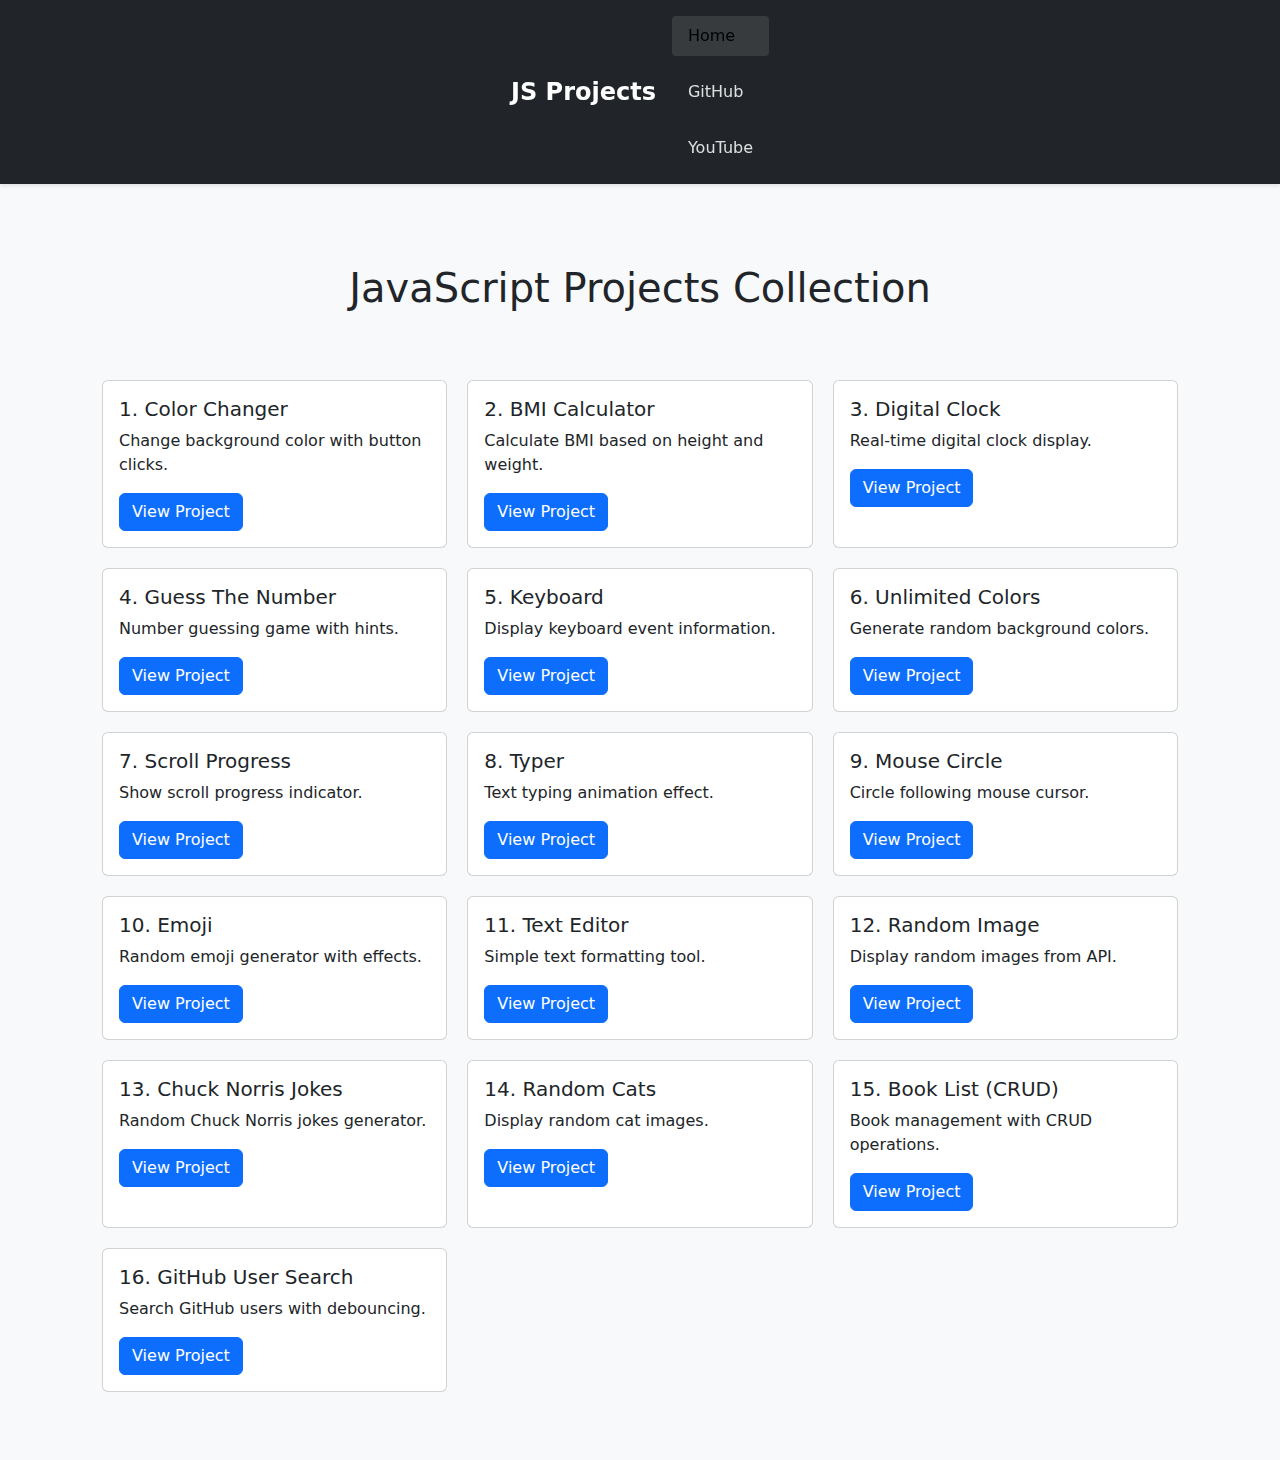
<file: index.html>
<!DOCTYPE html>
<html lang="en">
<head>
    <meta charset="UTF-8">
    <meta name="viewport" content="width=device-width, initial-scale=1.0">
    <title>JavaScript Projects</title>
    <!-- Bootstrap CSS -->
    <link href="https://cdn.jsdelivr.net/npm/bootstrap@5.3.2/dist/css/bootstrap.min.css" rel="stylesheet">
    <!-- Shared Navbar CSS -->
    <link rel="stylesheet" href="shared/navbar.css">
    <style>
        .project-card {
            transition: transform 0.2s;
        }
        .project-card:hover {
            transform: translateY(-5px);
        }
        .projects-grid {
            display: grid;
            grid-template-columns: repeat(auto-fill, minmax(300px, 1fr));
            gap: 20px;
            padding: 20px;
        }
        /* Add margin-top to container to account for fixed navbar */
        .container {
            margin-top: 2rem;
        }
    </style>
</head>
<body class="bg-light">
    <!-- Main Content -->
    <div class="container py-5">
        <h1 class="text-center mb-5">JavaScript Projects Collection</h1>
        <div class="projects-grid">
            <!-- Color Changer -->
            <div class="card project-card">
                <div class="card-body">
                    <h5 class="card-title">1. Color Changer</h5>
                    <p class="card-text">Change background color with button clicks.</p>
                    <a href="./1-colorChanger/index.html" class="btn btn-primary">View Project</a>
                </div>
            </div>

            <!-- BMI Calculator -->
            <div class="card project-card">
                <div class="card-body">
                    <h5 class="card-title">2. BMI Calculator</h5>
                    <p class="card-text">Calculate BMI based on height and weight.</p>
                    <a href="./2-BMICalculator/index.html" class="btn btn-primary">View Project</a>
                </div>
            </div>

            <!-- Digital Clock -->
            <div class="card project-card">
                <div class="card-body">
                    <h5 class="card-title">3. Digital Clock</h5>
                    <p class="card-text">Real-time digital clock display.</p>
                    <a href="./3-DigitalClock/index.html" class="btn btn-primary">View Project</a>
                </div>
            </div>

            <!-- Guess The Number -->
            <div class="card project-card">
                <div class="card-body">
                    <h5 class="card-title">4. Guess The Number</h5>
                    <p class="card-text">Number guessing game with hints.</p>
                    <a href="./4-GuessTheNumber/index.html" class="btn btn-primary">View Project</a>
                </div>
            </div>

            <!-- Keyboard -->
            <div class="card project-card">
                <div class="card-body">
                    <h5 class="card-title">5. Keyboard</h5>
                    <p class="card-text">Display keyboard event information.</p>
                    <a href="./5-keyboard/index.html" class="btn btn-primary">View Project</a>
                </div>
            </div>

            <!-- Unlimited Colors -->
            <div class="card project-card">
                <div class="card-body">
                    <h5 class="card-title">6. Unlimited Colors</h5>
                    <p class="card-text">Generate random background colors.</p>
                    <a href="./6-unlimitedColors/index.html" class="btn btn-primary">View Project</a>
                </div>
            </div>

            <!-- Scroll Progress -->
            <div class="card project-card">
                <div class="card-body">
                    <h5 class="card-title">7. Scroll Progress</h5>
                    <p class="card-text">Show scroll progress indicator.</p>
                    <a href="./7-scroll/index.html" class="btn btn-primary">View Project</a>
                </div>
            </div>

            <!-- Typer -->
            <div class="card project-card">
                <div class="card-body">
                    <h5 class="card-title">8. Typer</h5>
                    <p class="card-text">Text typing animation effect.</p>
                    <a href="./8-typer/index.html" class="btn btn-primary">View Project</a>
                </div>
            </div>

            <!-- Mouse Circle -->
            <div class="card project-card">
                <div class="card-body">
                    <h5 class="card-title">9. Mouse Circle</h5>
                    <p class="card-text">Circle following mouse cursor.</p>
                    <a href="./9-mouseCircle/index.html" class="btn btn-primary">View Project</a>
                </div>
            </div>

            <!-- Emoji -->
            <div class="card project-card">
                <div class="card-body">
                    <h5 class="card-title">10. Emoji</h5>
                    <p class="card-text">Random emoji generator with effects.</p>
                    <a href="./10-emoji/index.html" class="btn btn-primary">View Project</a>
                </div>
            </div>

            <!-- Text Editor -->
            <div class="card project-card">
                <div class="card-body">
                    <h5 class="card-title">11. Text Editor</h5>
                    <p class="card-text">Simple text formatting tool.</p>
                    <a href="./11-textEditor/index.html" class="btn btn-primary">View Project</a>
                </div>
            </div>

            <!-- Random Image -->
            <div class="card project-card">
                <div class="card-body">
                    <h5 class="card-title">12. Random Image</h5>
                    <p class="card-text">Display random images from API.</p>
                    <a href="./12-randomImage/index.html" class="btn btn-primary">View Project</a>
                </div>
            </div>

            <!-- Chuck Norris Jokes -->
            <div class="card project-card">
                <div class="card-body">
                    <h5 class="card-title">13. Chuck Norris Jokes</h5>
                    <p class="card-text">Random Chuck Norris jokes generator.</p>
                    <a href="./13-jokes/index.html" class="btn btn-primary">View Project</a>
                </div>
            </div>

            <!-- Random Cats -->
            <div class="card project-card">
                <div class="card-body">
                    <h5 class="card-title">14. Random Cats</h5>
                    <p class="card-text">Display random cat images.</p>
                    <a href="./14-cats/index.html" class="btn btn-primary">View Project</a>
                </div>
            </div>

            <!-- Book List -->
            <div class="card project-card">
                <div class="card-body">
                    <h5 class="card-title">15. Book List (CRUD)</h5>
                    <p class="card-text">Book management with CRUD operations.</p>
                    <a href="./15-crudDom/index.html" class="btn btn-primary">View Project</a>
                </div>
            </div>

            <!-- GitHub User Search -->
            <div class="card project-card">
                <div class="card-body">
                    <h5 class="card-title">16. GitHub User Search</h5>
                    <p class="card-text">Search GitHub users with debouncing.</p>
                    <a href="./16-debounce/index.html" class="btn btn-primary">View Project</a>
                </div>
            </div>
        </div>
    </div>

    <!-- Bootstrap JS and Popper.js -->
    <script src="https://cdn.jsdelivr.net/npm/@popperjs/core@2.11.8/dist/umd/popper.min.js"></script>
    <script src="https://cdn.jsdelivr.net/npm/bootstrap@5.3.2/dist/js/bootstrap.min.js"></script>
    <!-- Shared Navbar JS -->
    <script src="shared/navbar.js"></script>
</body>
</html>
</file>
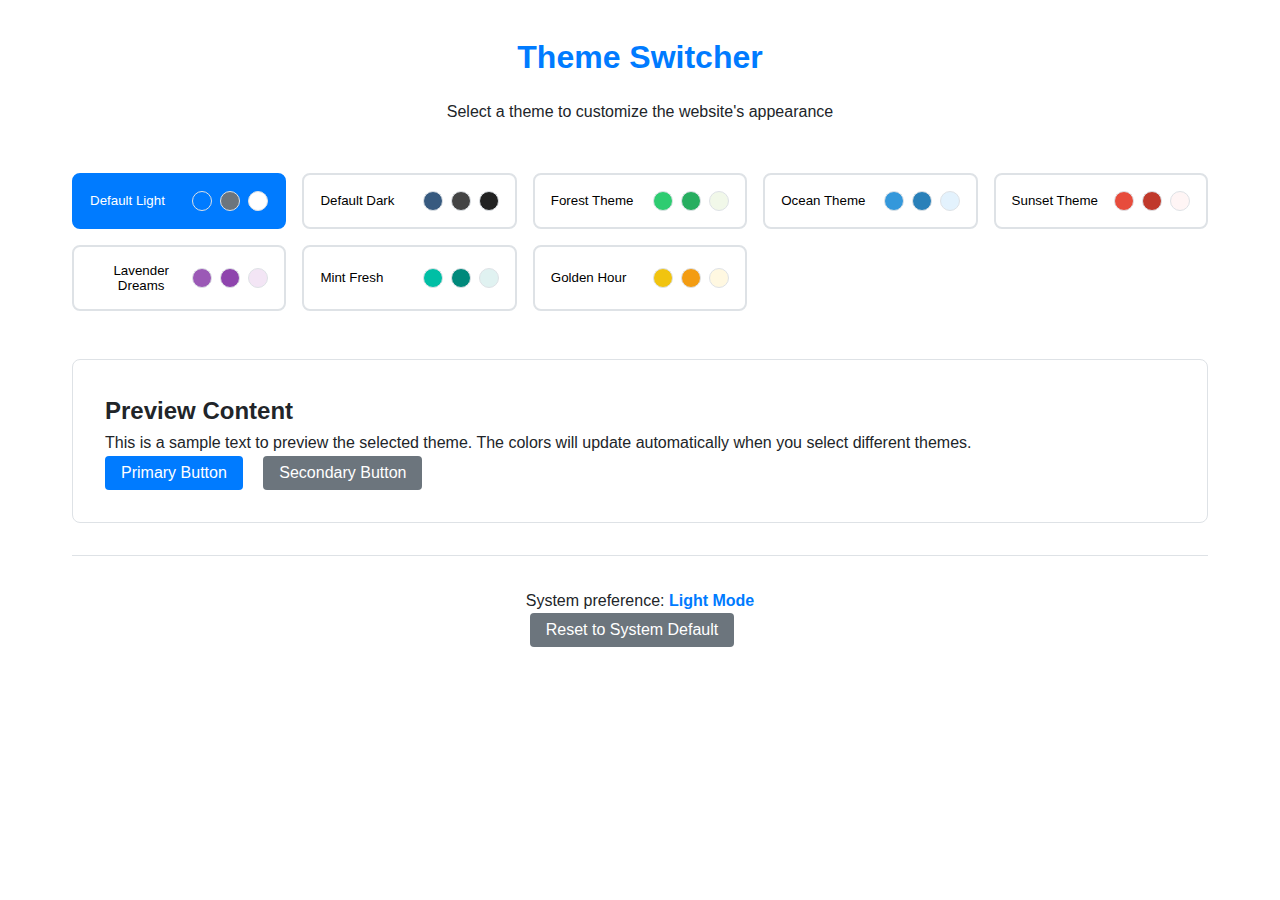
<file: 1-colorChanger/index.html>
<!DOCTYPE html>
<html lang="en" data-theme="default">
  <head>
    <meta charset="UTF-8" />
    <meta name="viewport" content="width=device-width, initial-scale=1.0" />
    <title>Theme Switcher</title>
    <link rel="stylesheet" href="style.css" />
  </head>
  <body>
    <div class="container">
      <header>
        <h1>Theme Switcher</h1>
        <p>Select a theme to customize the website's appearance</p>
      </header>

      <main>
        <div class="theme-switcher">
          <div class="theme-options" id="themeOptions">
            <!-- Theme buttons will be dynamically added here -->
          </div>
        </div>

        <div class="content-preview">
          <div class="preview-card">
            <h2>Preview Content</h2>
            <p>This is a sample text to preview the selected theme. The colors will update automatically when you select different themes.</p>
            <button class="btn-primary">Primary Button</button>
            <button class="btn-secondary">Secondary Button</button>
          </div>
        </div>
      </main>

      <footer>
        <p>System preference: <span id="systemPreference">Checking...</span></p>
        <button id="resetTheme" class="btn-secondary">Reset to System Default</button>
      </footer>
    </div>

    <script src="themes.js" type="module"></script>
    <script src="chaiaurcode.js" type="module"></script>
  </body>
</html>
</file>
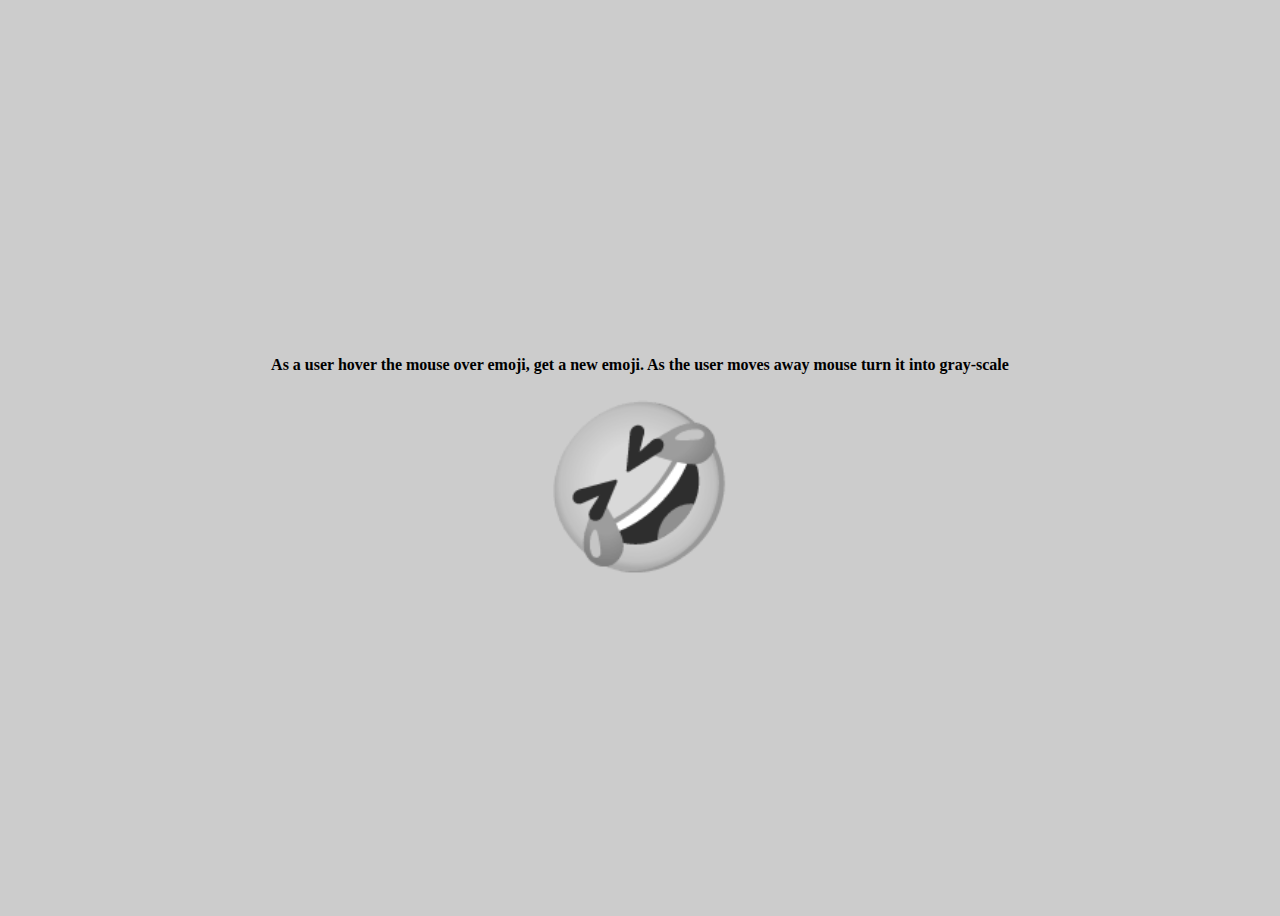
<file: 10-emoji/index.html>
<html lang="en">
  <head>
    <meta charset="UTF-8" />
    <meta http-equiv="X-UA-Compatible" content="IE=edge" />
    <meta name="viewport" content="width=device-width, initial-scale=1.0" />
    <title>Random Emojies</title>
    <link rel="stylesheet" href="style.css" />
  </head>
  <body>
    <h4>
      As a user hover the mouse over emoji, get a new emoji. As the user moves
      away mouse turn it into gray-scale
    </h4>
    <div id="emoji">🤣</div>

    <script src="chaiaurcode.js"></script>
  </body>
</html>
</file>
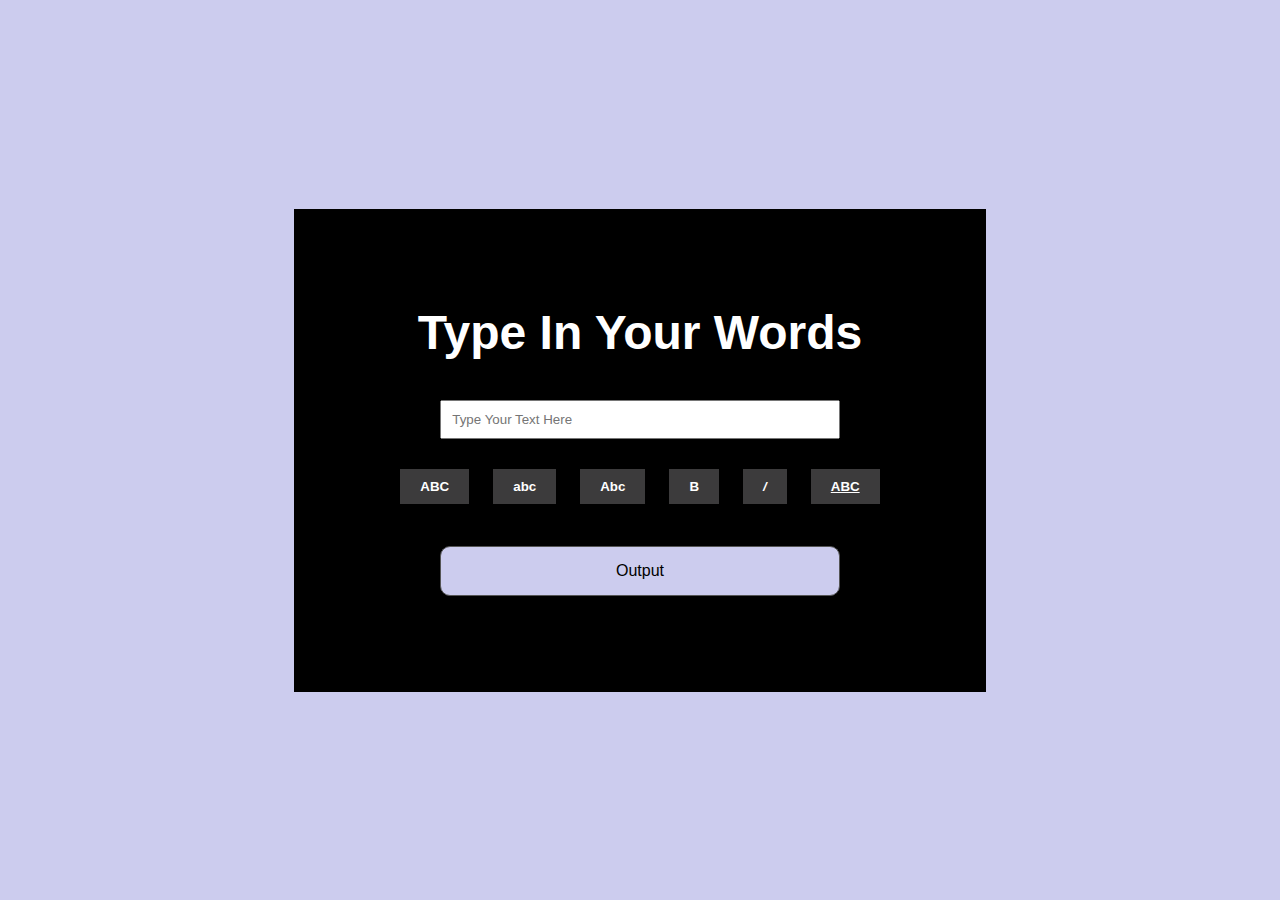
<file: 11-textEditor/index.html>
<html lang="en">
  <head>
    <meta charset="UTF-8" />
    <meta http-equiv="X-UA-Compatible" content="IE=edge" />
    <meta name="viewport" content="width=device-width, initial-scale=1.0" />
    <title>Text Formatter</title>
    <link rel="stylesheet" href="style.css" />
  </head>
  <body>
    <div class="container">
      <div class="input-container">
        <h2>Type In Your Words</h2>
        <input type="text" id="input-field" placeholder="Type Your Text Here" />
      </div>

      <div class="btns-container">
        <button class="btn uppercase">ABC</button>
        <button class="btn lowercase">abc</button>
        <button class="btn capitalize">Abc</button>
        <button class="btn bold">B</button>
        <button class="btn italic">/</button>
        <button class="btn underline">ABC</button>
      </div>

      <p id="output-field">Output</p>
    </div>

    <script src="chaiaurcode.js"></script>
  </body>
</html>
</file>
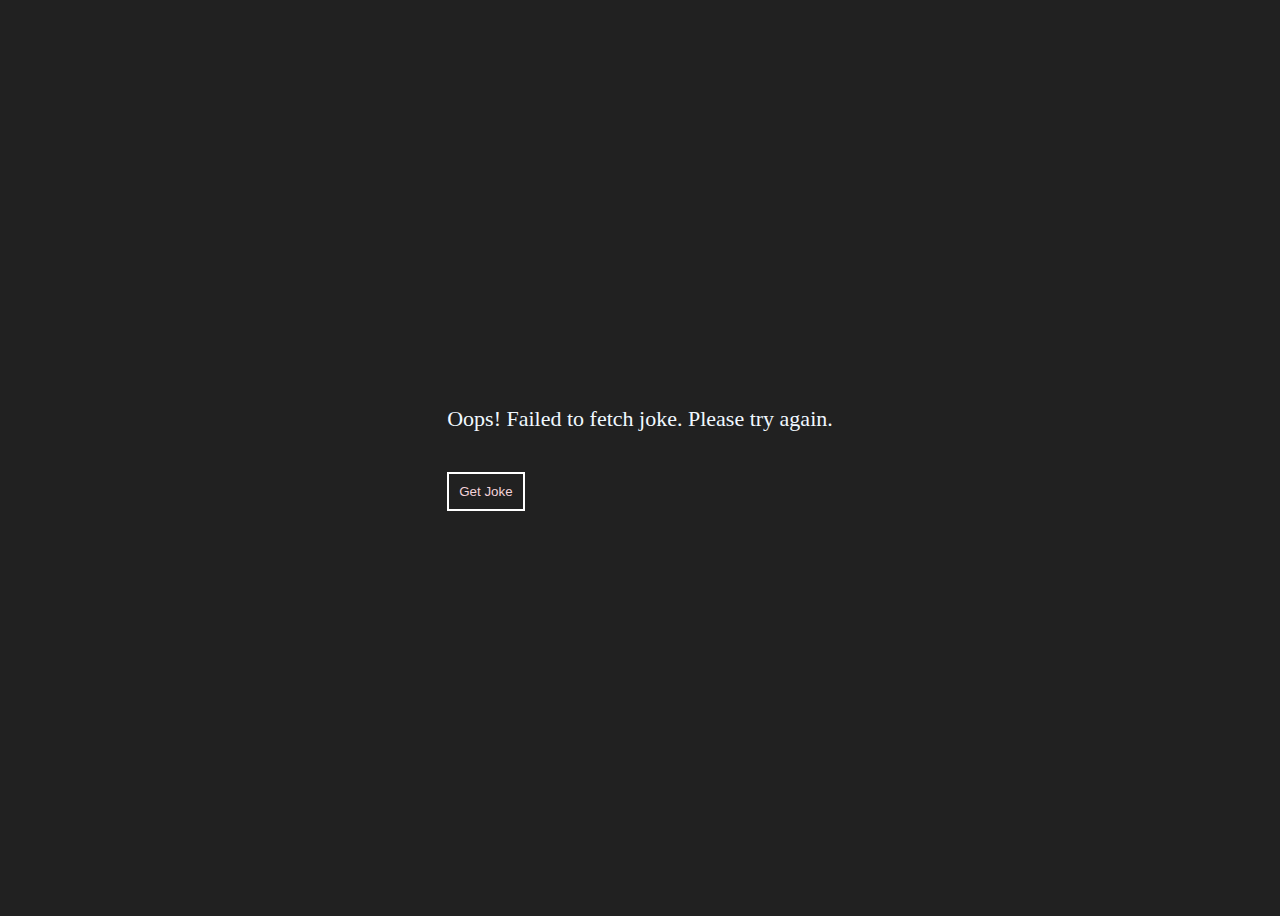
<file: 13-jokes/index.html>
<html lang="en">
  <head>
    <meta charset="UTF-8" />
    <meta http-equiv="X-UA-Compatible" content="IE=edge" />
    <meta name="viewport" content="width=device-width, initial-scale=1.0" />
    <title>Chunk Norris</title>
    <link rel="stylesheet" href="style.css" />
  </head>
  <body>
    <section class="container">
      <div id="display-joke">Click the button to get a new joke</div>
      <button class="btn" id="getJoke">Get Joke</button>
    </section>

    <script src="chaiaurcode.js"></script>
  </body>
</html>
</file>
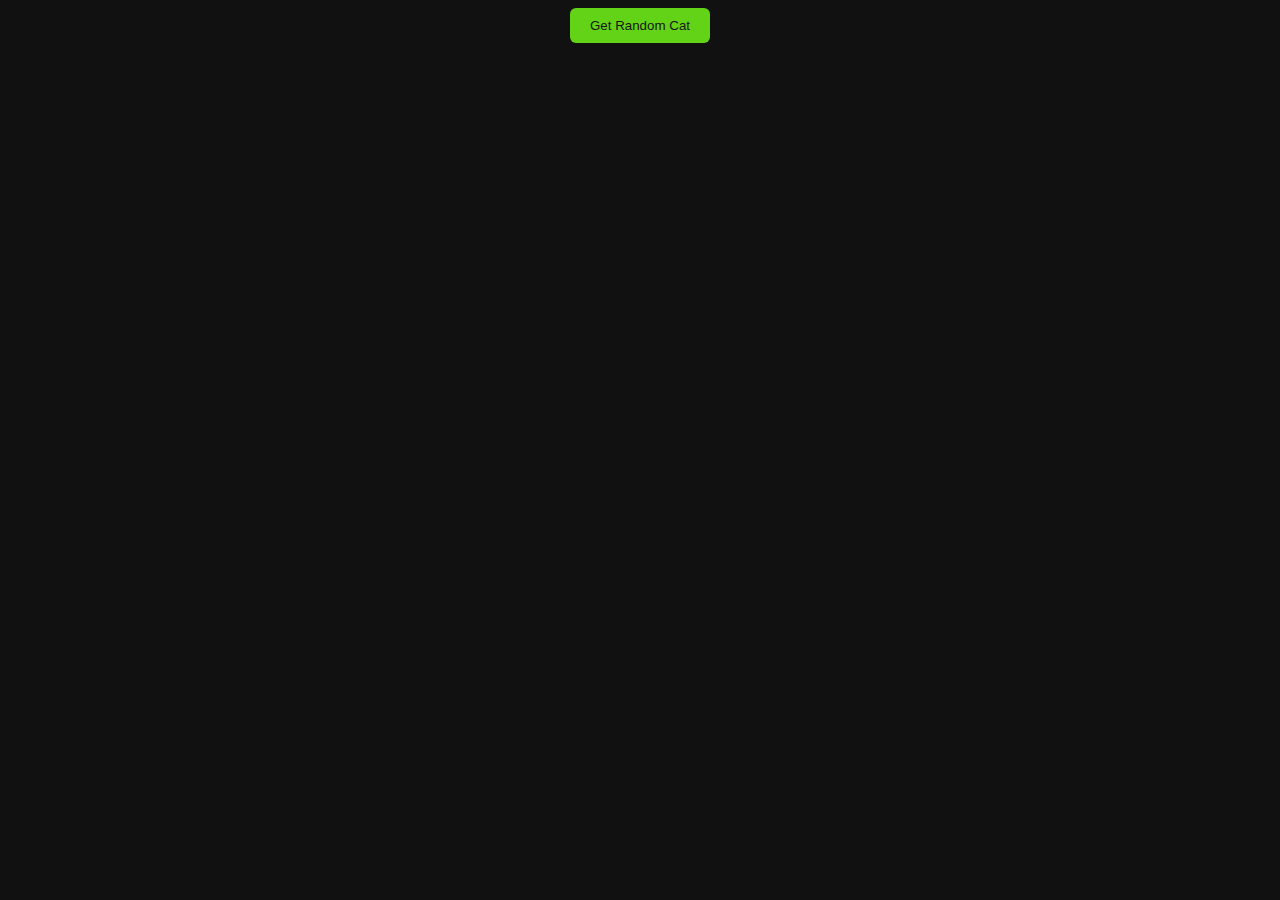
<file: 14-cats/index.html>
<html lang="en">
  <head>
    <meta charset="UTF-8" />
    <meta http-equiv="X-UA-Compatible" content="IE=edge" />
    <meta name="viewport" content="width=device-width, initial-scale=1.0" />
    <title>Random Cat Images</title>
    <link rel="stylesheet" href="style.css" />
  </head>
  <body>
    <section class="header-content">
      <button class="btn">Get Random Cat</button>
    </section>

    <div class="container"></div>

    <script src="chaiaurcode.js"></script>
  </body>
</html>
</file>
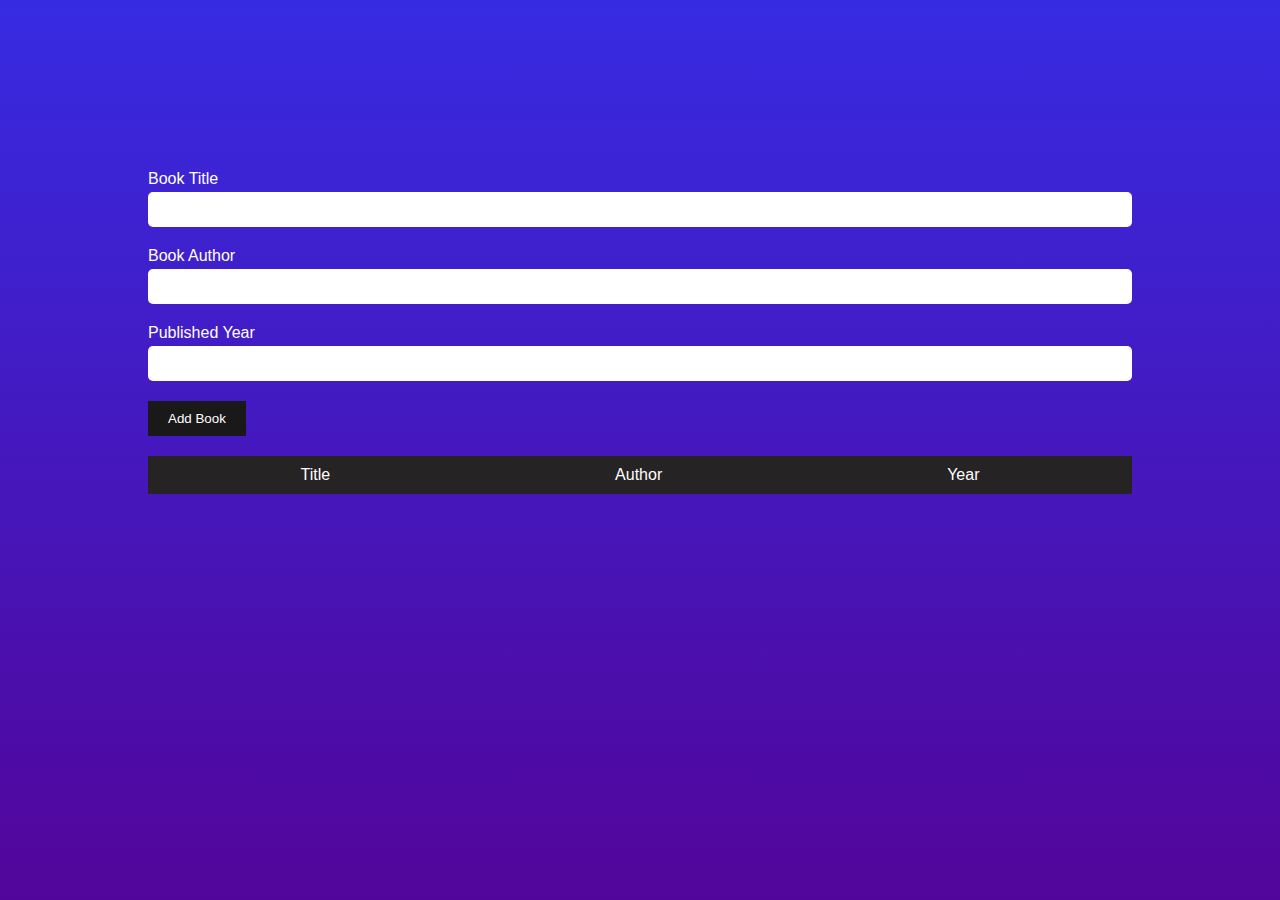
<file: 15-crudDom/index.html>
<html lang="en">
  <head>
    <meta charset="UTF-8" />
    <meta http-equiv="X-UA-Compatible" content="IE=edge" />
    <meta name="viewport" content="width=device-width, initial-scale=1.0" />
    <title>BookList App</title>
    <link rel="stylesheet" href="style.css" />
  </head>
  <body>
    <section class="container">
      <form id="book-form">
        <div>
          <label for="title">Book Title</label>
          <input type="text" id="title" />
        </div>
        <div>
          <label for="author">Book Author</label>
          <input type="text" id="author" />
        </div>
        <div>
          <label for="year">Published Year</label>
          <input type="number" id="year" />
        </div>
        <button type="submit" class="btn">Add Book</button>
      </form>

      <section class="table">
        <section class="table-section">
          <div>Title</div>
          <div>Author</div>
          <div>Year</div>
        </section>

        <section id="book-list"></section>
      </section>
    </section>

    <script src="chaiaurcode.js"></script>
  </body>
</html>
</file>
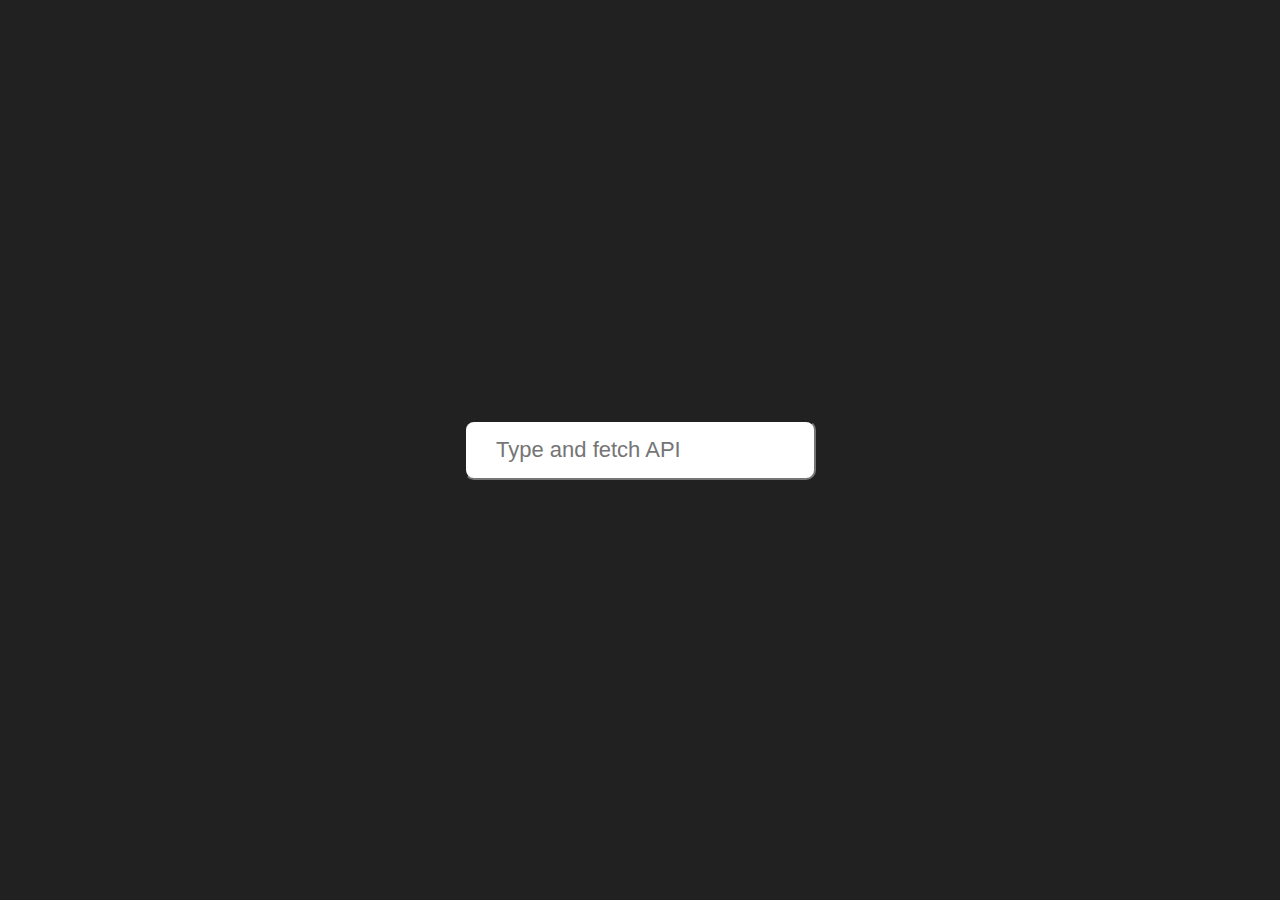
<file: 16-debounce/index.html>
<!DOCTYPE html>
<html lang="en">
  <head>
    <meta charset="UTF-8" />
    <meta name="viewport" content="width=device-width, initial-scale=1.0" />
    <title>Debounced User Search</title>
    <link rel="stylesheet" href="style.css" />
  </head>
  <body>
    <div class="container">
      <input type="text" id="user-input" placeholder="Type and fetch API" />
      <div id="user-card" class="user-card"></div>
    </div>

    <script src="chaiaurcode.js"></script>
  </body>
</html>
</file>
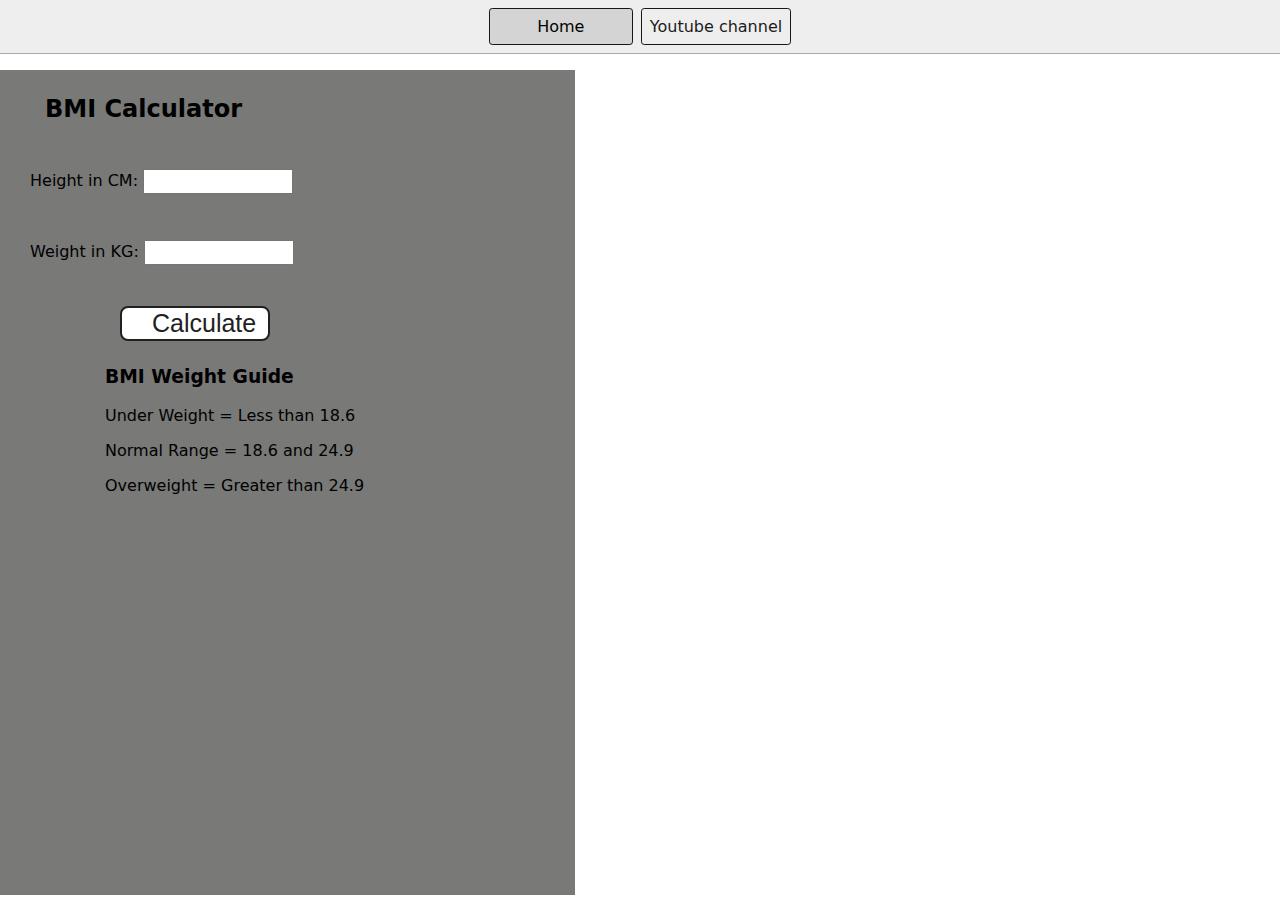
<file: 2-BMICalculator/index.html>
<!DOCTYPE html>
<html lang="en">
  <head>
    <meta charset="UTF-8" />
    <meta name="viewport" content="width=device-width, initial-scale=1.0" />
    <meta http-equiv="X-UA-Compatible" content="ie=edge" />
    <link rel="stylesheet" href="style.css" />
    <link rel="stylesheet" href="../styles.css" />
    <title>BMI Calculator</title>
  </head>
  <body>
    <nav>
      <a href="/" aria-current="page">Home</a>
      <a target="_blank" href="https://www.youtube.com/@chaiaurcode"
        >Youtube channel</a
      >
    </nav>
    <div class="container">
      <h1>BMI Calculator</h1>
      <form>
        <p><label>Height in CM: </label><input type="text" id="height" /></p>
        <p><label>Weight in KG: </label><input type="text" id="weight" /></p>
        <button>Calculate</button>
        <div id="results"></div>
        <div id="weight-guide">
          <h3>BMI Weight Guide</h3>
          <p>Under Weight = Less than 18.6</p>
          <p>Normal Range = 18.6 and 24.9</p>
          <p>Overweight = Greater than 24.9</p>
        </div>
      </form>
    </div>
  </body>
  <script src="chaiaurcode.js"></script>
</html>
</file>
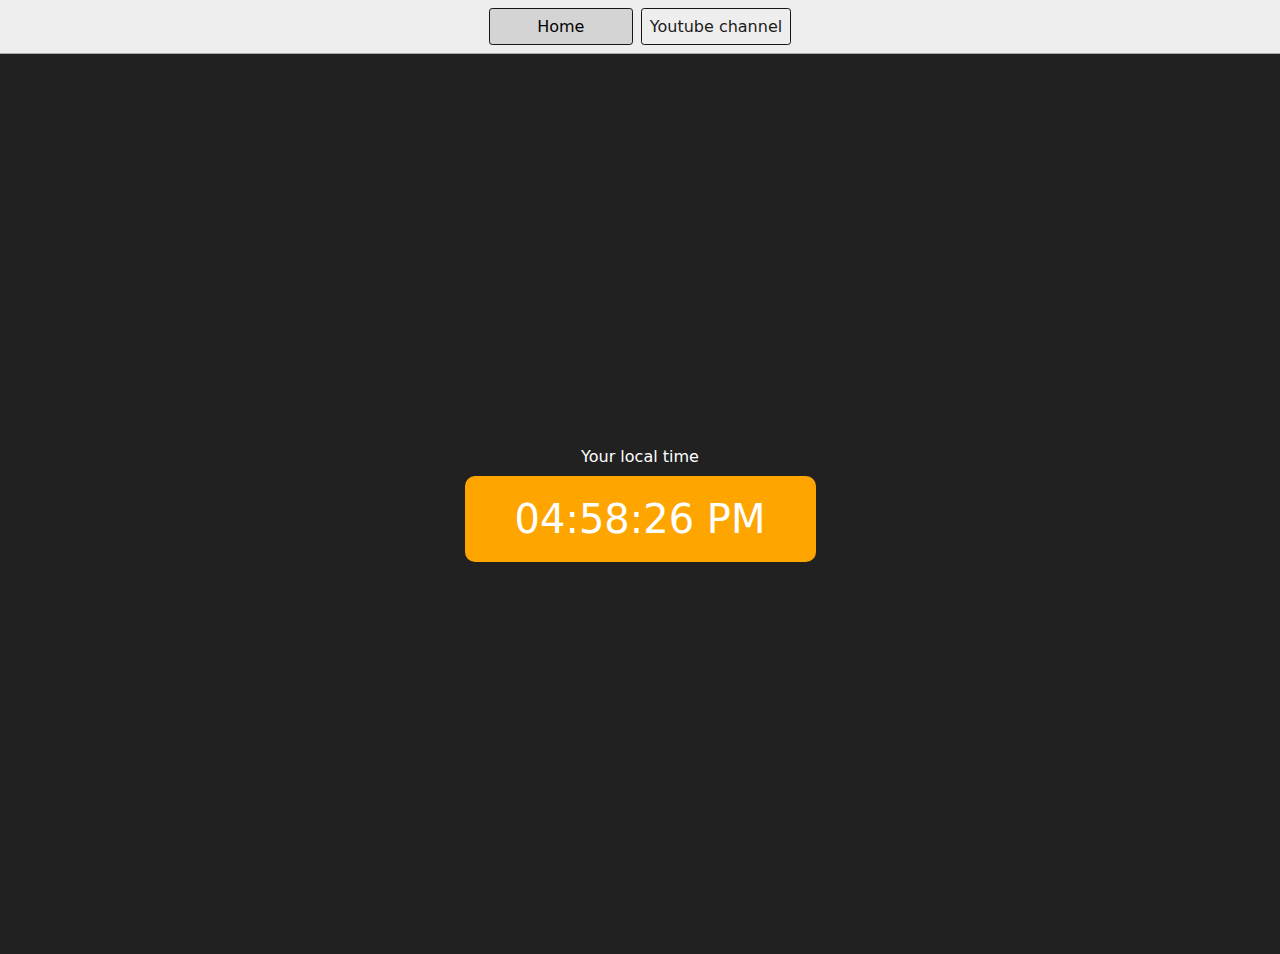
<file: 3-DigitalClock/index.html>
<!DOCTYPE html>
<html lang="en">
  <head>
    <meta charset="UTF-8" />
    <meta name="viewport" content="width=device-width, initial-scale=1.0" />
    <meta http-equiv="X-UA-Compatible" content="ie=edge" />
    <link rel="stylesheet" type="text/css" href="../styles.css" />
    <title>Your Local Time</title>
    <style>
      body {
        background-color: #212121;
        color: #fff;
      }
      .center {
        display: flex;
        height: 100vh;
        justify-content: center;
        align-items: center;
        flex-direction: column;
      }
      #clock {
        font-size: 40px;
        background-color: orange;
        padding: 20px 50px;
        margin-top: 10px;
        border-radius: 10px;
      }
    </style>
  </head>
  <body>
    <nav>
      <a href="/" aria-current="page">Home</a>
      <a target="_blank" href="https://www.youtube.com/@chaiaurcode"
        >Youtube channel</a
      >
    </nav>
    <div class="center">
      <div id="banner"><span>Your local time</span></div>
      <div id="clock"></div>
    </div>
    <script src="chaiaurcode.js"></script>
  </body>
</html>
</file>
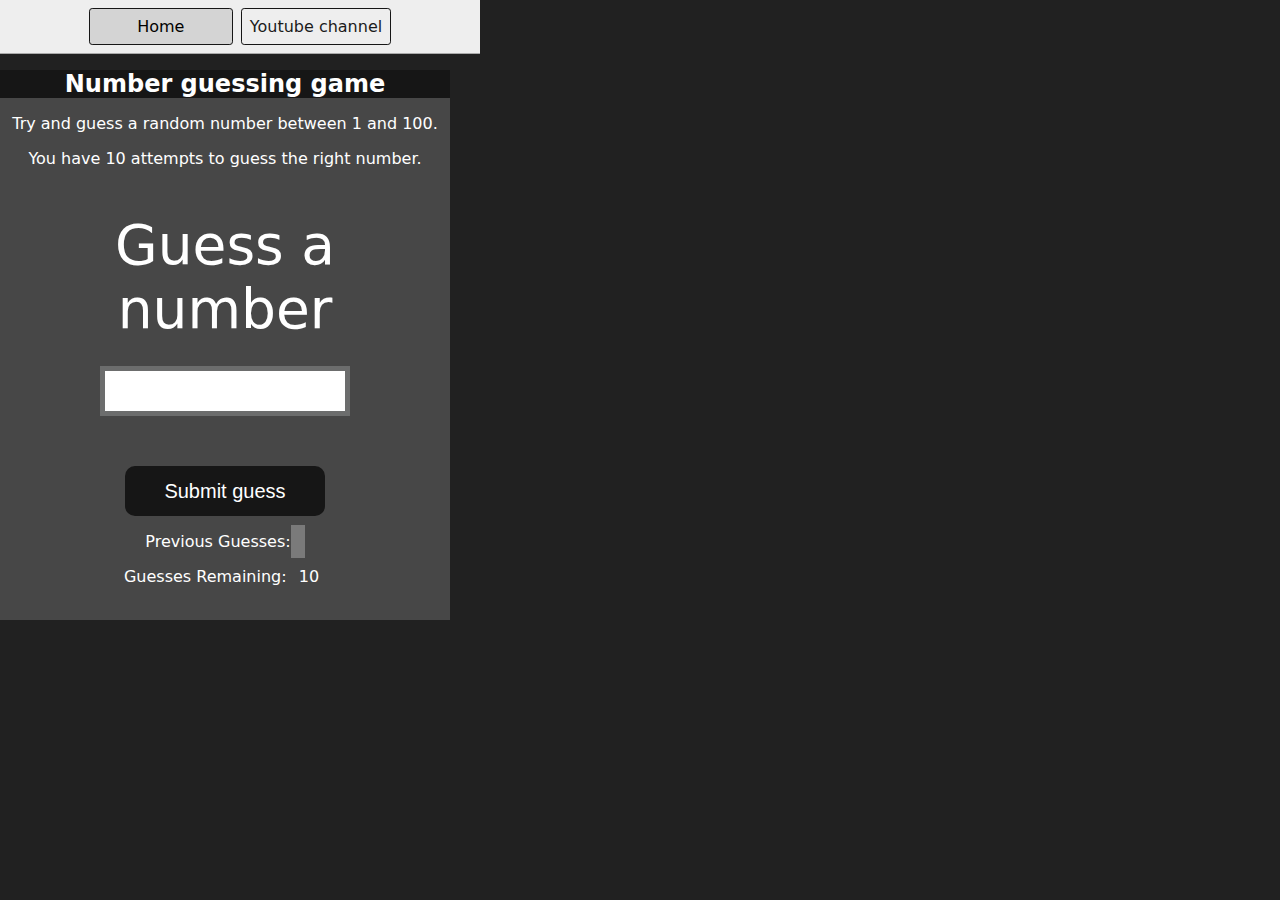
<file: 4-GuessTheNumber/index.html>
<!DOCTYPE html>
<html lang="en">
<head>
    <meta charset="UTF-8">
    <meta name="viewport" content="width=device-width, initial-scale=1.0">
    <meta http-equiv="X-UA-Compatible" content="ie=edge">
    <title>Number Guessing Game</title>
    <link rel="stylesheet" href="style.css">
    <link rel="stylesheet" href="../styles.css">
</head>
<body style="background-color:#212121; color:#fff;">
  <nav>
    <a href="/" aria-current="page">Home</a>
    <a target="_blank" href="https://www.youtube.com/@chaiaurcode"
      >Youtube channel</a
    >
  </nav>
    
    <div id="wrapper">
      <h1>Number guessing game</h1>
    <p>Try and guess a random number between 1 and 100.</p>
    <p>You have 10 attempts to guess the right number.</p>
    </br>
        <form class="form">
            <label2 for="guessField" id="guess">Guess a number</label>
            <input type="text" id="guessField" class="guessField">
            <input type="submit" id="subt" value="Submit guess" class="guessSubmit">
        </form>

        <div class="resultParas">
            <p >Previous Guesses: <span class="guesses"></span></p>
            <p >Guesses Remaining: <span class="lastResult">10</span></p>
            <p class="lowOrHi"></p>
        </div>
    </div>
    <script src="chaiaurcode.js"></script>
</body>
</html>
</file>
<file: shared/navbar.css>
.navbar {
    background-color: #212529;
    padding: 1rem 0;
    position: sticky;
    top: 0;
    z-index: 1000;
    box-shadow: 0 2px 4px rgba(0, 0, 0, 0.1);
}

.navbar-container {
    max-width: 1200px;
    margin: 0 auto;
    padding: 0 1rem;
    display: flex;
    justify-content: space-between;
    align-items: center;
}

.navbar-brand {
    color: #ffffff;
    font-size: 1.5rem;
    font-weight: bold;
    text-decoration: none;
}

.navbar-nav {
    display: flex;
    gap: 1rem;
    list-style: none;
    margin: 0;
    padding: 0;
}

.nav-link {
    color: rgba(255, 255, 255, 0.85);
    text-decoration: none;
    padding: 0.5rem 1rem;
    border-radius: 4px;
    transition: color 0.3s ease, background-color 0.3s ease;
}

.nav-link:hover,
.nav-link.active {
    color: #ffffff;
    background-color: rgba(255, 255, 255, 0.1);
}

.navbar-toggle {
    display: none;
    background: none;
    border: none;
    color: #ffffff;
    cursor: pointer;
    padding: 0.5rem;
}

@media (max-width: 768px) {
    .navbar-toggle {
        display: block;
    }

    .navbar-nav {
        display: none;
        position: absolute;
        top: 100%;
        left: 0;
        right: 0;
        background-color: #212529;
        padding: 1rem;
        flex-direction: column;
    }

    .navbar-nav.show {
        display: flex;
    }

    .nav-link {
        padding: 0.75rem 1rem;
    }
}
</file>
<file: 1-colorChanger/style.css>
/* Base CSS Variables */
:root {
    --primary: #007bff;
    --secondary: #6c757d;
    --background: #ffffff;
    --text: #212529;
    --border: #dee2e6;
    --hover: #0056b3;

    /* Transition for theme changes */
    --theme-transition: 0.3s ease-in-out;
}

/* System dark mode preference */
@media (prefers-color-scheme: dark) {
    :root {
        --primary: #375a7f;
        --secondary: #444444;
        --background: #222222;
        --text: #ffffff;
        --border: #444444;
        --hover: #2b4764;
    }
}

/* General Styles */
* {
    margin: 0;
    padding: 0;
    box-sizing: border-box;
    transition: background-color var(--theme-transition),
                color var(--theme-transition),
                border-color var(--theme-transition);
}

body {
    font-family: -apple-system, BlinkMacSystemFont, 'Segoe UI', Roboto, 'Helvetica Neue', Arial, sans-serif;
    background-color: var(--background);
    color: var(--text);
    line-height: 1.6;
}

.container {
    max-width: 1200px;
    margin: 0 auto;
    padding: 2rem;
}

/* Header Styles */
header {
    text-align: center;
    margin-bottom: 3rem;
}

h1 {
    color: var(--primary);
    margin-bottom: 1rem;
}

/* Theme Switcher Styles */
.theme-switcher {
    margin-bottom: 3rem;
}

.theme-options {
    display: grid;
    grid-template-columns: repeat(auto-fit, minmax(200px, 1fr));
    gap: 1rem;
    margin-bottom: 2rem;
}

.theme-button {
    display: flex;
    align-items: center;
    padding: 1rem;
    border: 2px solid var(--border);
    border-radius: 8px;
    background: var(--background);
    cursor: pointer;
    transition: all var(--theme-transition);
}

.theme-button:hover {
    transform: translateY(-2px);
    border-color: var(--primary);
}

.theme-button.active {
    border-color: var(--primary);
    background-color: var(--primary);
    color: #ffffff;
}

.color-preview {
    display: flex;
    gap: 0.5rem;
    margin-left: auto;
}

.color-swatch {
    width: 20px;
    height: 20px;
    border-radius: 50%;
    border: 1px solid var(--border);
}

/* Preview Content Styles */
.preview-card {
    background-color: var(--background);
    border: 1px solid var(--border);
    border-radius: 8px;
    padding: 2rem;
    margin-bottom: 2rem;
}

.btn-primary, .btn-secondary {
    padding: 0.5rem 1rem;
    border: none;
    border-radius: 4px;
    cursor: pointer;
    margin-right: 1rem;
    font-size: 1rem;
}

.btn-primary {
    background-color: var(--primary);
    color: #ffffff;
}

.btn-primary:hover {
    background-color: var(--hover);
}

.btn-secondary {
    background-color: var(--secondary);
    color: #ffffff;
}

.btn-secondary:hover {
    opacity: 0.9;
}

/* Footer Styles */
footer {
    text-align: center;
    margin-top: 2rem;
    padding-top: 2rem;
    border-top: 1px solid var(--border);
}

#systemPreference {
    font-weight: bold;
    color: var(--primary);
}

/* Accessibility */
@media (prefers-reduced-motion: reduce) {
    * {
        transition: none !important;
    }
}
</file>
<file: 10-emoji/style.css>
body {
  height: 100vh;
  display: flex;
  flex-direction: column;
  justify-content: center;
  align-items: center;
  background: #ccc;
}

#emoji {
  font-size: 10rem;
  filter: grayscale(1);
  transition-property: transfrom, filter;
  transition-duration: 200ms;
  cursor: pointer;
}

#emoji:hover {
  transform: scale(1.3);
  filter: grayscale(0);
}
</file>
<file: 11-textEditor/style.css>
* {
  padding: 0;
  margin: 0;
  box-sizing: border-box;
}

body {
  text-align: center;
  background-color: #ccef;
  height: 100vh;
  display: flex;
  flex-direction: column;
  justify-content: center;
  align-items: center;
}

.container {
  padding: 6rem;
  background: black;
}

.container h2 {
  color: #fff;
  font-family: sans-serif;
  font-size: 3rem;
  margin-bottom: 40px;
}

.input-container input {
  width: 80%;
  padding: 10px;
  margin-bottom: 20px;
  outline: none;
}

button {
  padding: 10px 20px;
  font-weight: bold;
  cursor: pointer;
  background-color: rgb(60, 59, 60);
  color: #fff;
  border: none;
  margin: 10px;
}

p {
  width: 400px;
  height: 400px;
  background: #ccef;
  color: #000;
  height: 50px;
  border: 1px solid #555;
  border-radius: 10px;
  display: flex;
  justify-content: center;
  align-items: center;
  margin: auto;
  margin-top: 2rem;
  font-family: sans-serif;
}

.uppercase {
  text-transform: uppercase;
}

.capitalize {
  text-transform: capitalize;
}

.underline {
  text-decoration: underline;
}

.italic {
  font-style: italic;
}
</file>
<file: 13-jokes/style.css>
body {
  background-color: #212121;
  color: aliceblue;
  height: 100vh;
  display: flex;
  flex-direction: column;
  justify-content: center;
  align-items: center;
}

#display-joke {
  font-size: 22px;
  font-family: 'Playfair Display', serif;
}

.btn {
  padding: 10px;
  margin-top: 40px;
  border: none;
  background: transparent;
  border-bottom: 1px solid rgb(234, 205, 210);
  color: #f3d2d9;
  cursor: pointer;
  border: 2px solid white;
}
</file>
<file: 14-cats/style.css>
body {
  background: rgb(17, 17, 17);
}

.header-content {
  text-align: center;
}

.btn {
  background: transparent;
  border: none;
  background-color: #62d316;
  color: #181717;
  padding: 10px 20px;
  border-radius: 6px;
  cursor: pointer;
}

/* JavaScript */
.cats {
  display: flex;
  justify-content: center;
  align-items: center;
  height: 100%;
}

.random_cats {
  width: 70%;
}

img {
  width: 900px;
}
</file>
<file: 15-crudDom/style.css>
* {
  padding: 0;
  margin: 0;
  box-sizing: border-box;
}

body {
  background-color: #080809;
  background: linear-gradient(rgb(55, 43, 226), rgb(82, 5, 154));
  display: flex;
  flex-direction: column;
  justify-content: center;
  align-items: center;
  height: 100vh;
  font-family: sans-serif;
}

.container {
  width: 80%;
  height: 600px;
  padding: 20px;
  color: white;
  position: relative;
}

input {
  width: 100%;
  padding: 10px;
  margin-top: 4px;
  margin-bottom: 20px;
  outline: none;
  border: none;
  border-radius: 5px;
}

.table {
  background: #252323;
  width: 100%;
}

.table-section {
  display: flex;
  justify-content: space-around;
  padding: 10px;
}

#book-list {
  display: flex;
  flex-direction: column;
  list-style: none;
  overflow: hidden;
  word-wrap: break-word;
  background: #fff;
  color: #000;
}

#book-list > section {
  display: flex;
  align-items: center;
  text-align: center;
  justify-content: space-around;
  border-bottom: 1px solid #ccc;
  padding: 10px;
}

.btn {
  background: #1a1919;
  border: none;
  color: #fff;
  margin-bottom: 20px;
  padding: 10px 20px;
  cursor: pointer;
}
</file>
<file: 16-debounce/style.css>
body {
  background-color: #212121;
  color: aliceblue;
  font-family: Arial, sans-serif;
  display: flex;
  justify-content: center;
  align-items: center;
  height: 100vh;
  margin: 0;
}

.container {
  text-align: center;
}

#user-input {
  padding: 15px 30px;
  border-radius: 10px;
  font-size: 22px;
}
.user-card {
  margin-top: 20px;
  padding: 20px;
  border: 1px solid #ddd;
  border-radius: 8px;
  width: 300px;
  display: none; /* Initially hidden */
}

.user-card img {
  max-width: 100%;
  border-radius: 50%;
}

.user-card h2 {
  margin: 10px 0;
}

.user-card p {
  color: #666;
}
</file>
<file: 2-BMICalculator/style.css>
.container {
  width: 575px;
  height: 825px;

  background-color: #797978;
  padding-left: 30px;
}
#height,
#weight {
  width: 150px;
  height: 25px;
  margin-top: 30px;
}

#weight-guide {
  margin-left: 75px;
  margin-top: 25px;
}

#results {
  font-size: 35px;
  margin-left: 90px;
  margin-top: 20px;
  color: rgb(241, 241, 241);
}

button {
  width: 150px;
  height: 35px;
  margin-left: 90px;
  margin-top: 25px;
  background-color: #fff;
  padding: 1px 30px;
  border-radius: 8px;
  color: #212121;
  text-decoration: none;
  border: 2px solid #212121;

  font-size: 25px;
}

h1 {
  padding-left: 15px;
  padding-top: 25px;
  
}
</file>
<file: styles.css>
* {
  box-sizing: border-box;
}

body {
  margin: 0;
  font-family: system-ui, sans-serif;
  color: black;
  background-color: white;
}

nav {
  display: flex;
  flex-wrap: wrap;
  align-items: center;
  justify-content: center;
  padding: 0.5rem;
  gap: 0.5rem;
  border-bottom: solid 1px #aaa;
  background-color: #eee;
}

nav a {
  display: inline-block;
  min-width: 9rem;
  padding: 0.5rem;
  border-radius: 0.2rem;
  border: solid 1px rgb(22, 22, 22);
  text-align: center;
  text-decoration: none;
  color: #1b1b1b;
}

nav a[aria-current='page'] {
  color: #000;
  background-color: #d4d4d4;
}

main {
  padding: 1rem;
}

h1 {
  font-weight: bold;
  font-size: 1.5rem;
}

.projects {
  display: flex;
  flex-direction: column;
}

.project-link {
  background-color: #fff;
  padding: 10px 30px;
  border-radius: 8px;
  color: #212121;
  text-decoration: none;
  border: 2px solid #212121;
  margin-top: 5px;
}
</file>
<file: 4-GuessTheNumber/style.css>
html {
  font-family: sans-serif;
}

body {
  width: 300px;
  max-width: 750px;
  min-width: 480px;
  margin: 0 auto;
  background-color: #212121;
}

.lastResult {
  color: white;
  padding: 7px;
}

.guesses {
  color: white;
  padding: 7px;
}

button {
  background-color: #141414;
  color: #fff;
  width: 250px;
  height: 50px;
  border-radius: 25px;
  font-size: 30px;
  border-style: none;
  margin-top: 30px;
  /* margin-left: 50px; */
}

#subt {
  background-color: #161616;
  color: #ffffff;
  width: 200px;
  height: 50px;
  border-radius: 10px;
  font-size: 20px;
  border-style: none;
  margin-top: 50px;
  /* margin-left: 75px; */
}

#guessField {
  color: #000;
  width: 250px;
  height: 50px;
  font-size: 30px;
  border-style: none;
  margin-top: 25px;

  /* margin-left: 50px; */
  border: 5px solid #6c6d6d;
  text-align: center;
}

#guess {
  font-size: 55px;
  /* margin-left: 90px; */
  margin-top: 120px;
  color: #fff;
}

.guesses {
  background-color: #7a7a7a;
}

#wrapper {
  box-sizing: border-box;
  text-align: center;
  width: 450px;
  height: 550px;
  background-color: #474747;
  color: #fff;
  font-size: 25px;
}

h1 {
  background-color: #161616;

  color: #fff;
  text-align: center;
}

p {
  font-size: 16px;
  text-align: center;
}
</file>
